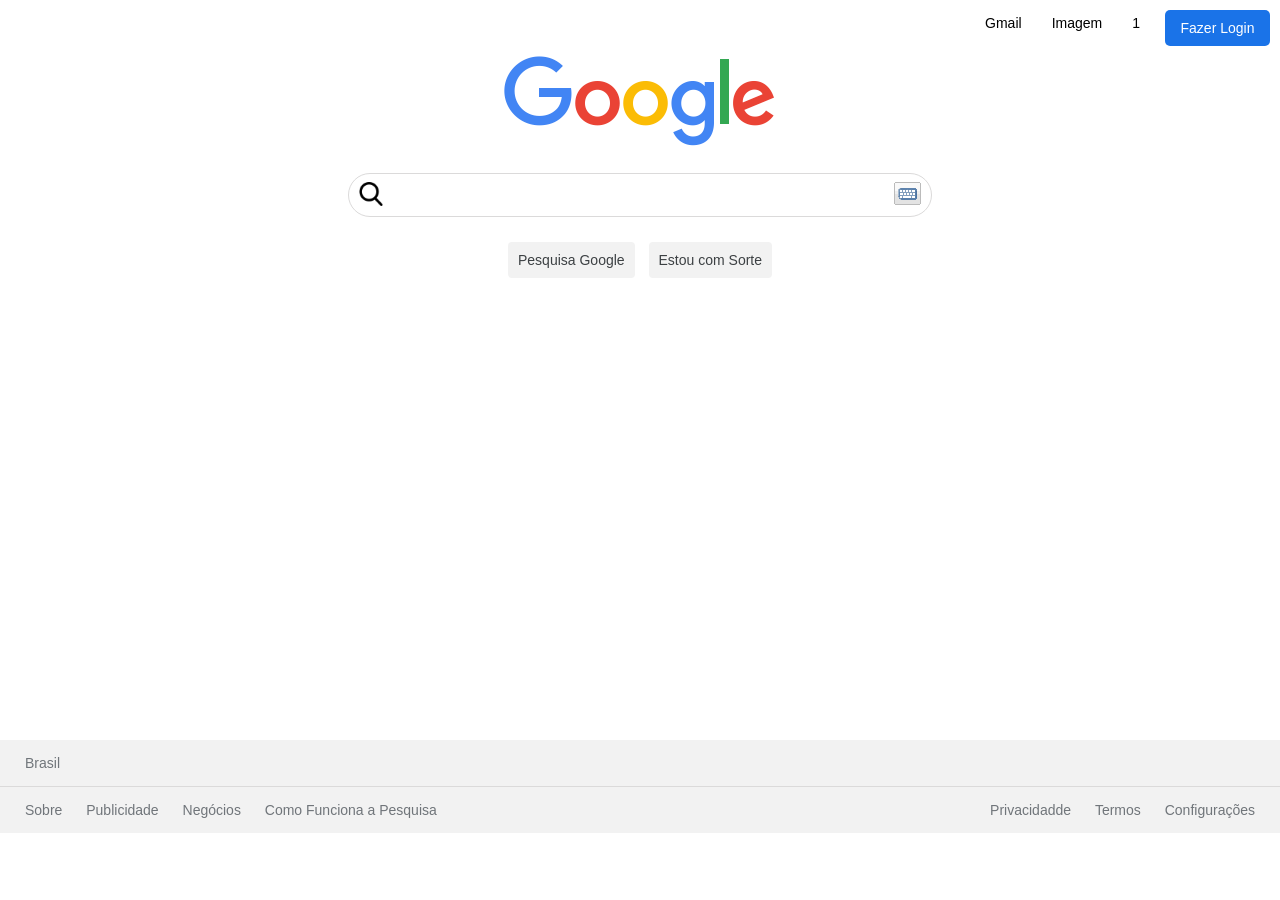
<file: cloneGoogle/index.html>
<!DOCTYPE html>
<html lang="pt-br">
<head>
    <meta charset="UTF-8">
    <meta http-equiv="X-UA-Compatible" content="IE=edge">
    <meta name="viewport" content="width=device-width, initial-scale=1.0">
    <link rel="stylesheet" href="style.css">
    <title>Google</title>
</head>
<body>
    <header>
        <a href="#">Gmail</a>
        <a href="#">Imagem</a>
        <a href="#">
            <div id="caixinha">
                <div id="bolinha"> 1</div>
            </div>
        </a>
        <a id="login" href="#">Fazer Login</a>
    </header>
    
    <main>
        <img src="logo.png" alt="Logo do Google">

        <div id="pesq">
            <div>
                <img width="24px" height="24px" src="busca.png" alt="busca">
            </div>
            <div>
                <input type="text">
            </div>
            <div>
                <img src="tecladinho.png" alt="tecladinho">
            </div>
        </div>
        <div class="botoes">
            <a href="#">Pesquisa Google</a>
            <a href="#">Estou com Sorte</a>
        </div>
    </main>

    <footer>
        <div id="um">
            Brasil
        </div>
        <div id="dois">
            <div>
                <a href="#">Sobre</a>
                <a href="#">Publicidade</a>
                <a href="#">Negócios</a>
                <a href="#">Como Funciona a Pesquisa</a>
            </div>
            <div>
                <a href="#">Privacidadde</a>
                <a href="#">Termos</a>
                <a href="#">Configurações</a>
            </div>
        </div>
    </footer>

</body>
</html>
</file>
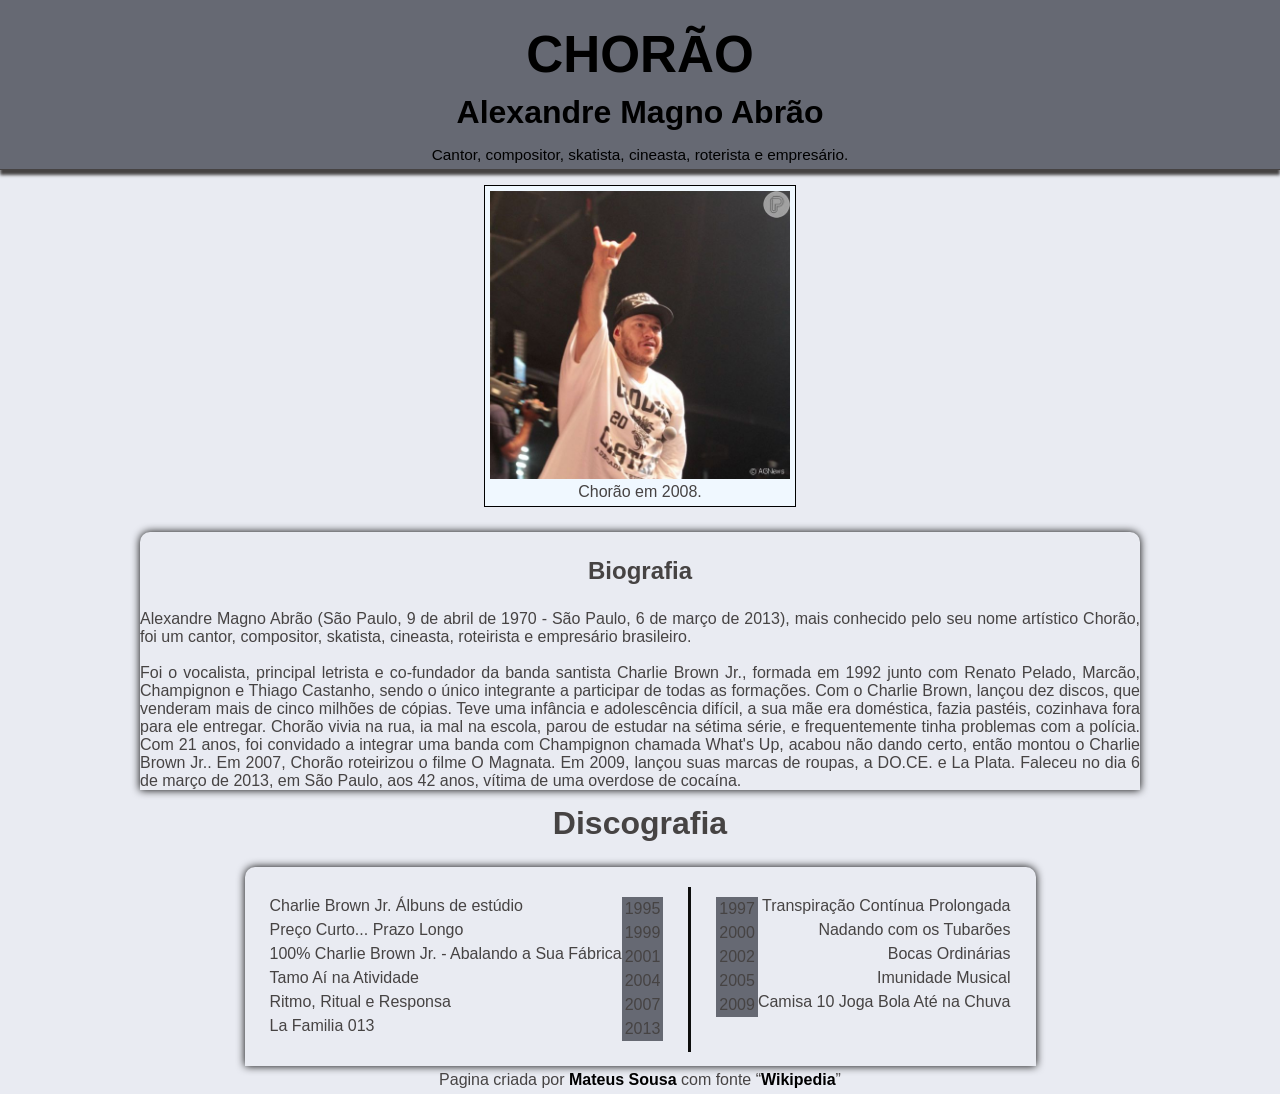
<file: Site Tributo/index.html>
<!DOCTYPE html>
<html lang="pt-br">
<head>
    <meta charset="UTF-8">
    <meta http-equiv="X-UA-Compatible" content="IE=edge">
    <meta name="viewport" content="width=device-width, initial-scale=1.0">
    <title>Tributo à Chorão</title>
    <link rel="stylesheet" href="style.css">
</head>
<body>
    <header>
        <div class="container">
            <h1>CHORÃO</h1>
            <h2>Alexandre Magno Abrão</h2>
            <p>Cantor, compositor, skatista, cineasta, roterista e empresário.</p>
        </div>
    </header>

    <div class="container">
        <section class="perfil">
            <div>
                <figure>
                    <img class="foto_perfil" src="perfil1.jpg" alt="Foto do Chorão">
                    <figcaption>Chorão em 2008.</figcaption>
                </figure>
            </div>
        </section>
        <section class="sec_bio">
            <div class="bio_tittle">
                <h1>Biografia</h1>
            </div>
            <div class="bio_desc">
                Alexandre Magno Abrão (São Paulo, 9 de abril de 1970 - São Paulo, 6 de março de 2013), mais conhecido pelo seu nome artístico Chorão, foi um cantor, compositor, skatista, cineasta, roteirista e empresário brasileiro.<br>
                <br>
                Foi o vocalista, principal letrista e co-fundador da banda santista Charlie Brown Jr., formada em 1992 junto com Renato Pelado, Marcão, Champignon e Thiago Castanho, sendo o único integrante a participar de todas as formações. Com o Charlie Brown, lançou dez discos, que venderam mais de cinco milhões de cópias. Teve uma infância e adolescência difícil, a sua mãe era doméstica, fazia pastéis, cozinhava fora para ele entregar. Chorão vivia na rua, ia mal na escola, parou de estudar na sétima série, e frequentemente tinha problemas com a polícia. Com 21 anos, foi convidado a integrar uma banda com Champignon chamada What's Up, acabou não dando certo, então montou o Charlie Brown Jr.. Em 2007, Chorão roteirizou o filme O Magnata. Em 2009, lançou suas marcas de roupas, a DO.CE. e La Plata. Faleceu no dia 6 de março de 2013, em São Paulo, aos 42 anos, vítima de uma overdose de cocaína.
            </div>
        </section>
    </div>

    <div class="container">
        <!--Resolver a questão do titulo pelo lado de fora da porra do caralho da porra da section-->
        <h1>Discografia</h1>
        <section class="sec_timeline">
            <div class="disc_left">
                
                <div class="grupo">
                    <div class="disc_nome">Charlie Brown Jr. Álbuns de estúdio</div>
                    <div class="disc_ano">1995</div>
                </div>

               <div class="grupo">
                   <div class="disc_nome">Preço Curto... Prazo Longo</div>
                   <div class="disc_ano">1999</div>
               </div>
               
               <div class="grupo">
                   <div class="disc_nome">100% Charlie Brown Jr. - Abalando a Sua Fábrica</div>
                   <div class="disc_ano">2001</div>
               </div> 
               
               <div class="grupo">
                   <div class="disc_nome">Tamo Aí na Atividade</div>
                   <div class="disc_ano">2004</div>
               </div> 
               
               <div class="grupo">
                   <div class="disc_nome">Ritmo, Ritual e Responsa</div>
                   <div class="disc_ano">2007</div>
               </div> 
               
               <div class="grupo">
                   <div class="disc_nome">La Familia 013</div>
                   <div class="disc_ano">2013</div>
               </div> 

            </div>

            <div class="line_center">
                <div></div>
            </div>

            <div class="disc_rigth">
                <div class="grupo">
                    <div class="disc_ano">1997</div>
                    <div class="disc_nome">Transpiração Contínua Prolongada</div>
                </div>

                <div class="grupo">
                    <div class="disc_ano">2000</div>
                    <div class="disc_nome">Nadando com os Tubarões</div>
                </div>

                <div class="grupo">
                    <div class="disc_ano">2002</div>
                    <div class="disc_nome">Bocas Ordinárias</div>
                </div>

                <div class="grupo">
                    <div class="disc_ano">2005</div>
                    <div class="disc_nome">Imunidade Musical</div>
                </div>

                <div class="grupo">
                    <div class="disc_ano">2009</div>
                    <div class="disc_nome">Camisa 10 Joga Bola Até na Chuva</div>
                </div>

            </div>

        </section>
    </div>

    <footer>
        Pagina criada por <a href="https://www.github.com/mateusousasant" target="_blank">Mateus Sousa</a>  com fonte <q><a href="https://pt.wikipedia.org/wiki/Chor%C3%A3o_(cantor)" target="_blank">Wikipedia</a></q>
    </footer>
</body>
</html>
</file>
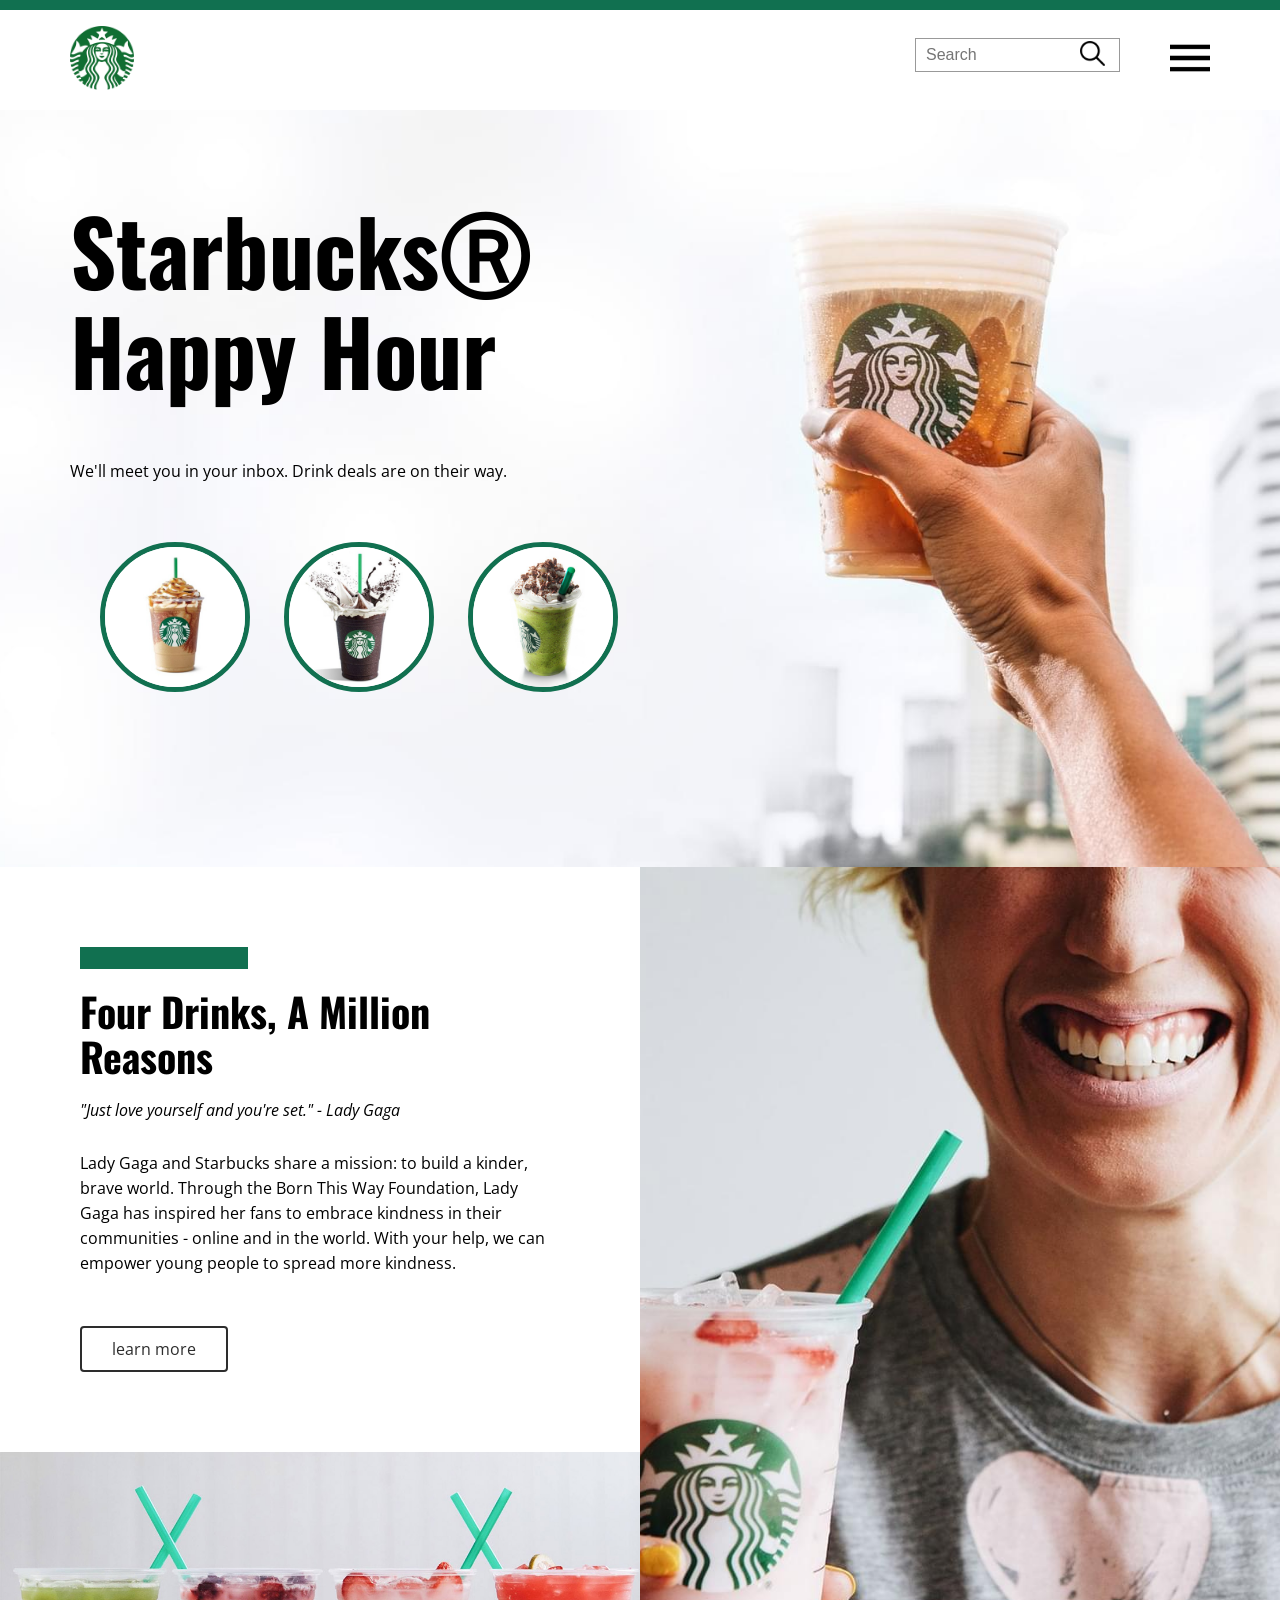
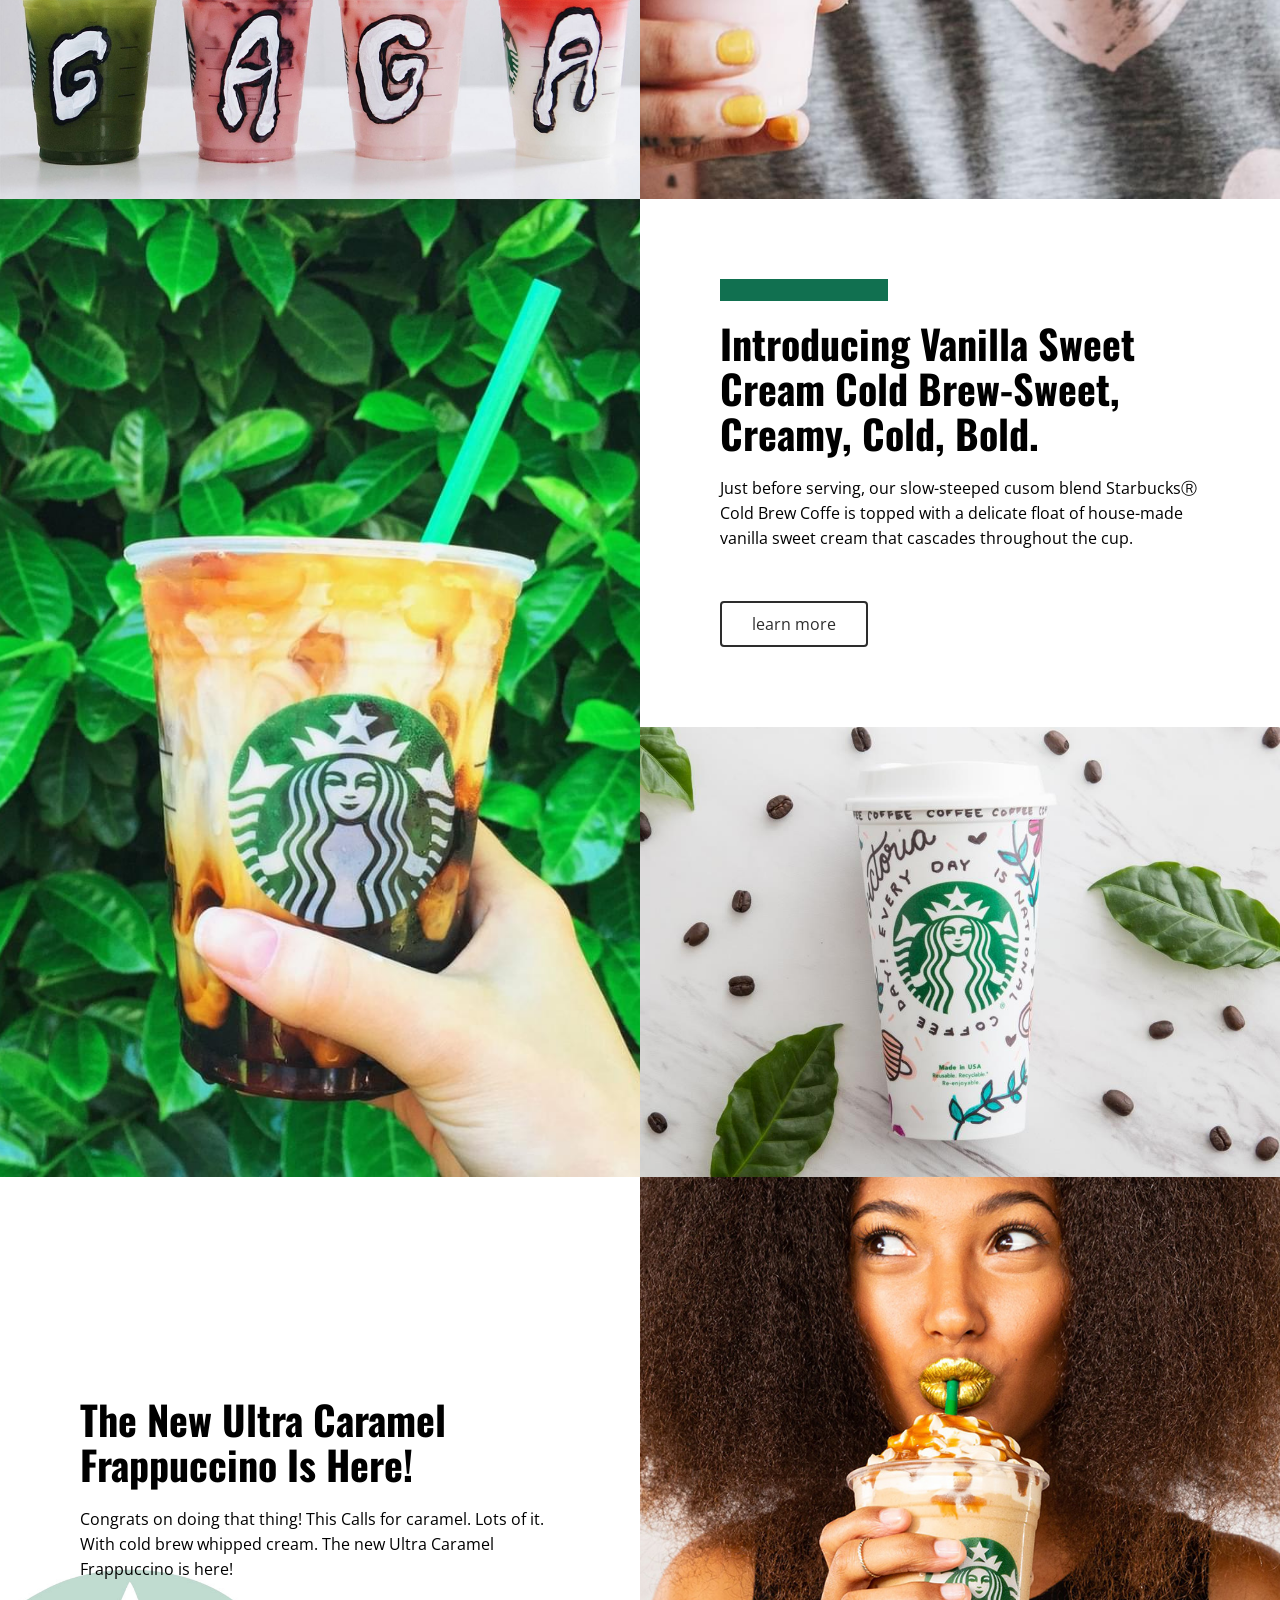
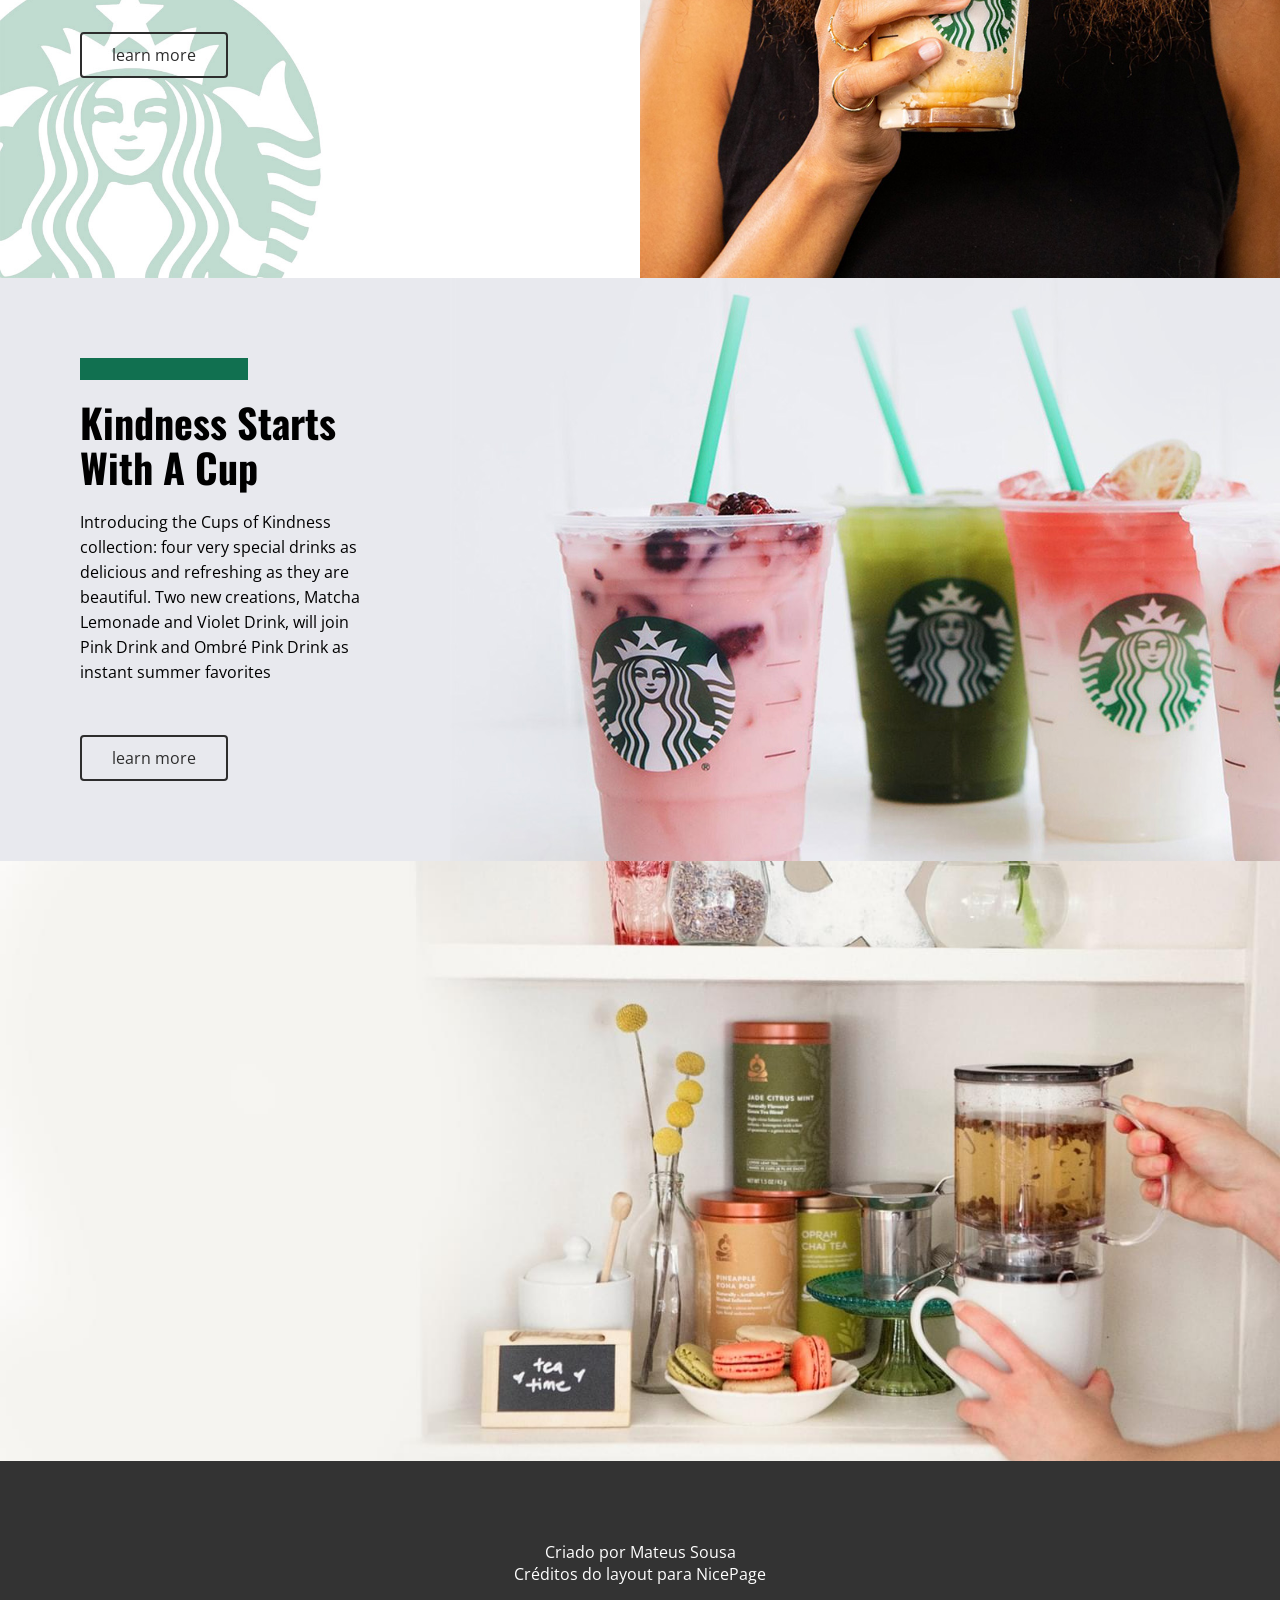
<file: starbuck/index.html>
<!DOCTYPE html>
<html lang="en">
<head>
    <meta charset="UTF-8">
    <meta http-equiv="X-UA-Compatible" content="IE=edge">
    <meta name="viewport" content="width=device-width, initial-scale=1.0">
    <title>Starbuck</title>
    <link rel="stylesheet" href="assets/css/style.css">
</head>
<body>
    <header>
        <div class="line"></div>
        <div class="container header--area">
            <div class="header--left">
                <a href="#">
                    <img src="assets/images/logo.png" alt="Logo">
                </a>
            </div>
            <div class="header--rigth">
                <div class="header-search">
                    <form>
                        <input type="text" name="search" placeholder="Search">
                        <button>
                            <img src="assets/images/loupe.png" alt="Lupa">
                        </button>
                    </form>
                </div>
                <div class="header-menu">
                    <img src="assets/images/menu.png" alt="Menu">
                </div>
            </div>
            </div>
        </div>
    </header>
    <section class="banner">
        <div class="container">
            <h1>StarbucksⓇ<br>Happy Hour</h1>
            <p>We'll meet you in your inbox. Drink deals are on their way.</p>
            <div class="banner--imagens">
                <img class="img-ball" src="assets/images/c1.jpg" alt="img1">
                <img class="img-ball" src="assets/images/c2.jpg" alt="img2">
                <img class="img-ball" src="assets/images/c3.jpg" alt="img3">
            </div>
        </div>
    </section>
<!--fim da area do banner-->

    <section class="area1">
        <div class="area1--content">
            <div class="bar"></div>
            <h2>Four Drinks, A Million <br>Reasons</h2>
            <div class="area1--quote"><em>"Just love yourself and you're set." - Lady Gaga</em></div>
            <div class="area1--text">Lady Gaga and Starbucks share a mission: to build a kinder, brave world. Through the Born This Way Foundation, Lady Gaga has inspired her fans to embrace kindness in their communities - online and in the world. With your help, we can empower young people to spread more kindness.</div>
            <a class="button" href="#">learn more</a>
        </div>
        <div class="area1--img1"></div>
        <div class="area1--img2"></div>
    </section>

    <section class="area2">
        <div class="area2--content">
            <div class="bar"></div>
            <h2>Introducing Vanilla Sweet<br>Cream Cold Brew-Sweet,<br>Creamy, Cold, Bold.</h2>
            <div class="area2--text">Just before serving, our slow-steeped cusom blend StarbucksⓇ Cold Brew Coffe is topped with a delicate float of house-made vanilla sweet cream that cascades throughout the cup.</div>
            <a class="button" href="#">learn more</a>
        </div>
        <div class="area2--img1"></div>
        <div class="area2--img2"></div>
    </section>

    <section class="area3">
        <div class="area3--content">
            <h2>The New Ultra Caramel <br>Frappuccino Is Here!</h2>
            <div class="area3--text">
                Congrats on doing that thing! This Calls for caramel. Lots of it. With cold brew whipped cream. The new Ultra Caramel Frappuccino is here!
            </div>
            <a class="button" href="#">learn more</a>
        </div>
        <div class="area3--img1"></div>
    </section>

    <section class="area4">
        <div class="area4--content">
            <div class="bar"></div>
            <h2>Kindness Starts<br>With A Cup</h2>
            <div class="area4--text">
                Introducing the Cups of Kindness collection: four very special drinks as delicious and refreshing as they are beautiful. Two new creations, Matcha Lemonade and Violet Drink, will join Pink Drink and Ombré Pink Drink as instant summer favorites
            </div>
            <a class="button" href="#">learn more</a>
        </div>
        <div class="area4--img1"></div>

    </section>

    <section class="area5"></section>
    <footer>
        Criado por <a href="https://github.com/mateusousasant" target="_blank">Mateus Sousa</a><br>
        Créditos do layout para NicePage
    </footer>
</body>
</html>
</file>
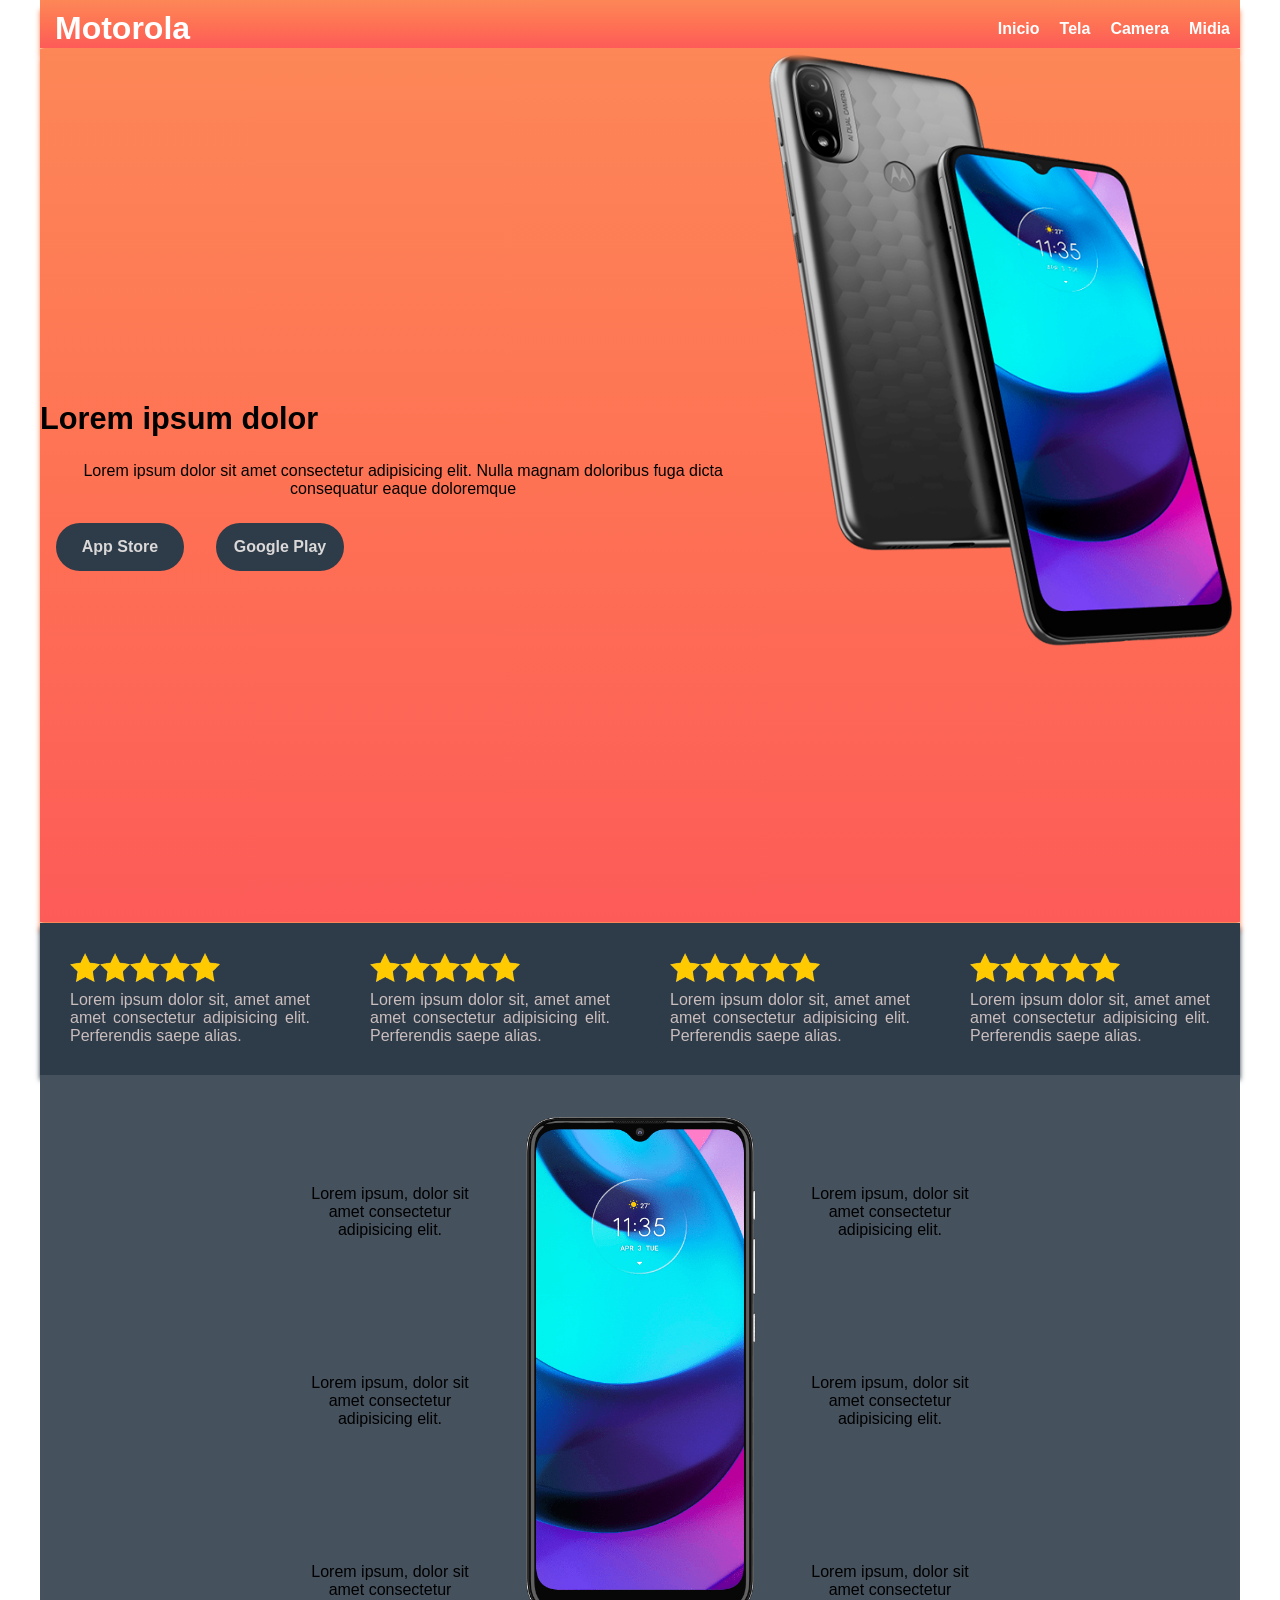
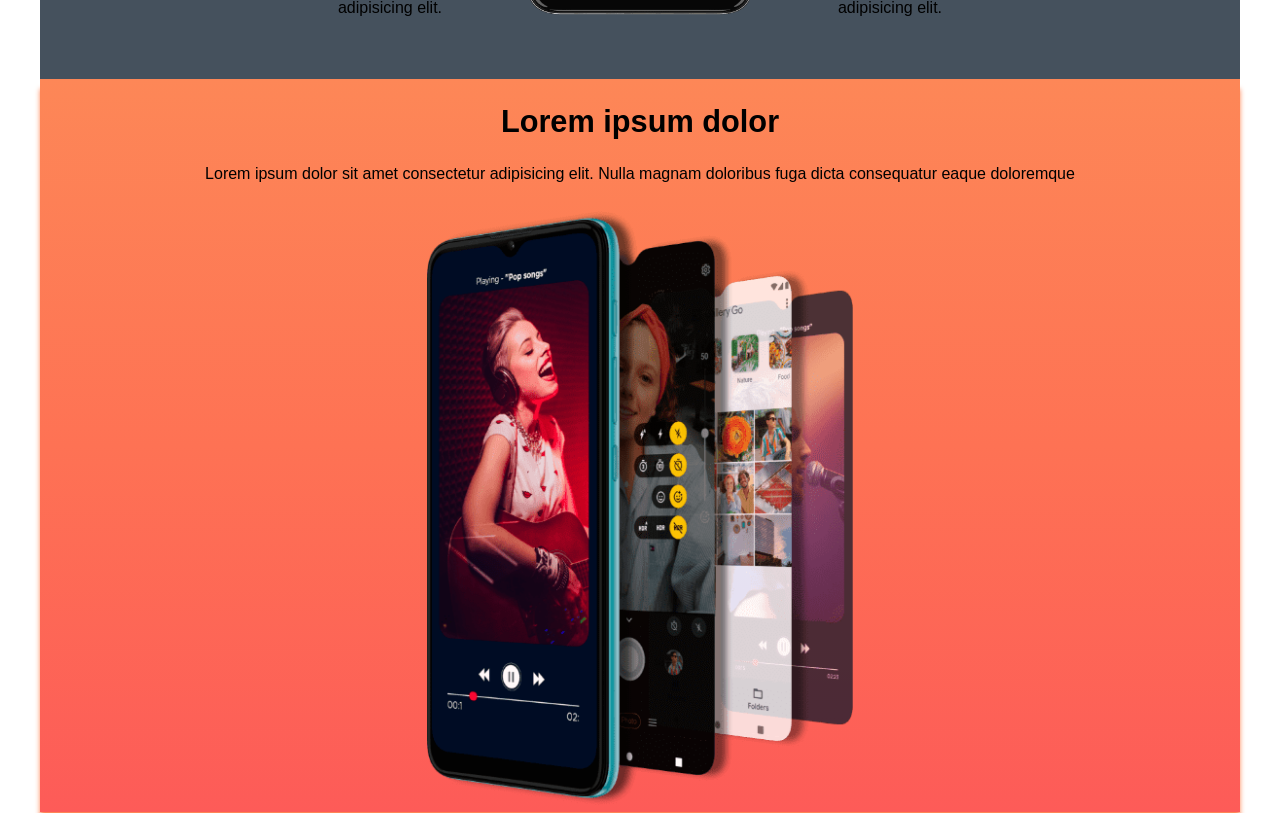
<file: landpage/landpage.html>
<!DOCTYPE html>
<html lang="pt-br">
<head>
    <meta charset="UTF-8">
    <meta http-equiv="X-UA-Compatible" content="IE=edge">
    <meta name="viewport" content="width=device-width, initial-scale=1.0">
    <link rel="stylesheet" href="style.css">
    <title>Landpage</title>
</head>
<body>
        <header class="cor">
            <div id="logo">
                <h1>Motorola</h1>
            </div>
            <nav>
                <ul>
                    <a href="#">
                        <li>Inicio</li>
                    </a>
                    <a href="#tela">
                        <li>Tela</li>
                    </a>
                    <a href="#">
                        <li>Camera</li>
                    </a>
                    <a href="#midia">
                        <li>Midia</li>
                    </a>
                </ul>
            </nav>
        </header>
        <main>
        
            <section class="sec_cor cor">
                <div class="sec_cor_desc">
                    <h1>Lorem ipsum dolor</h1>
                    <p>Lorem ipsum dolor sit amet consectetur adipisicing elit. Nulla magnam doloribus fuga dicta consequatur eaque doloremque</p>
                    <div class="botao_download">
                        <a href="#">
                            <div>
                                App Store
                            </div>
                        </a>
                        <a href="#">
                            <div>
                                Google Play
                            </div>
                        </a>
                    </div>
                </div>
                <div class="imagem">
                    <img src="modelo.png" alt="modelo">
                </div>
            </section>

        <section class="coments">
            <div class="coment">
                <img src="estrela.png" alt="estrelas">
                <p>Lorem ipsum dolor sit, amet amet amet consectetur adipisicing elit. Perferendis saepe alias.</p>
            </div>
            <div class="coment">
                <img src="estrela.png" alt="estrelas">
                <p>Lorem ipsum dolor sit, amet amet amet consectetur adipisicing elit. Perferendis saepe alias.</p>
            </div>
            <div class="coment">
                <img src="estrela.png" alt="estrelas">
                <p>Lorem ipsum dolor sit, amet amet amet consectetur adipisicing elit. Perferendis saepe alias.</p>
            </div>
            <div class="coment">
                <img src="estrela.png" alt="estrelas">
                <p>Lorem ipsum dolor sit, amet amet amet consectetur adipisicing elit. Perferendis saepe alias.</p>
            </div>
        </section>

        <section id="tela" class="sec_gray">
            <div class="espec_left">
                <p>Lorem ipsum, dolor sit amet consectetur adipisicing elit.</p>
                <p>Lorem ipsum, dolor sit amet consectetur adipisicing elit.</p>
                <p>Lorem ipsum, dolor sit amet consectetur adipisicing elit.</p>
            </div>
            <div class="imagem">
                <img src="frontal.png" alt="frontal">
            </div>
            <div class="espec_rigth">
                <p>Lorem ipsum, dolor sit amet consectetur adipisicing elit.</p>
                <p>Lorem ipsum, dolor sit amet consectetur adipisicing elit.</p>
                <p>Lorem ipsum, dolor sit amet consectetur adipisicing elit.</p>
            </div>
        </section>

        <section id="midia" class="sec_midia cor">
            <div class="sec_cor_desc">
                <h1>Lorem ipsum dolor</h1>
                <p>Lorem ipsum dolor sit amet consectetur adipisicing elit. Nulla magnam doloribus fuga dicta consequatur eaque doloremque</p>
            </div>
            <div class="imagem">
                <img src="midia.png" alt="midia">
            </div>
        </section>

    </main>
</body>
</html>
</file>
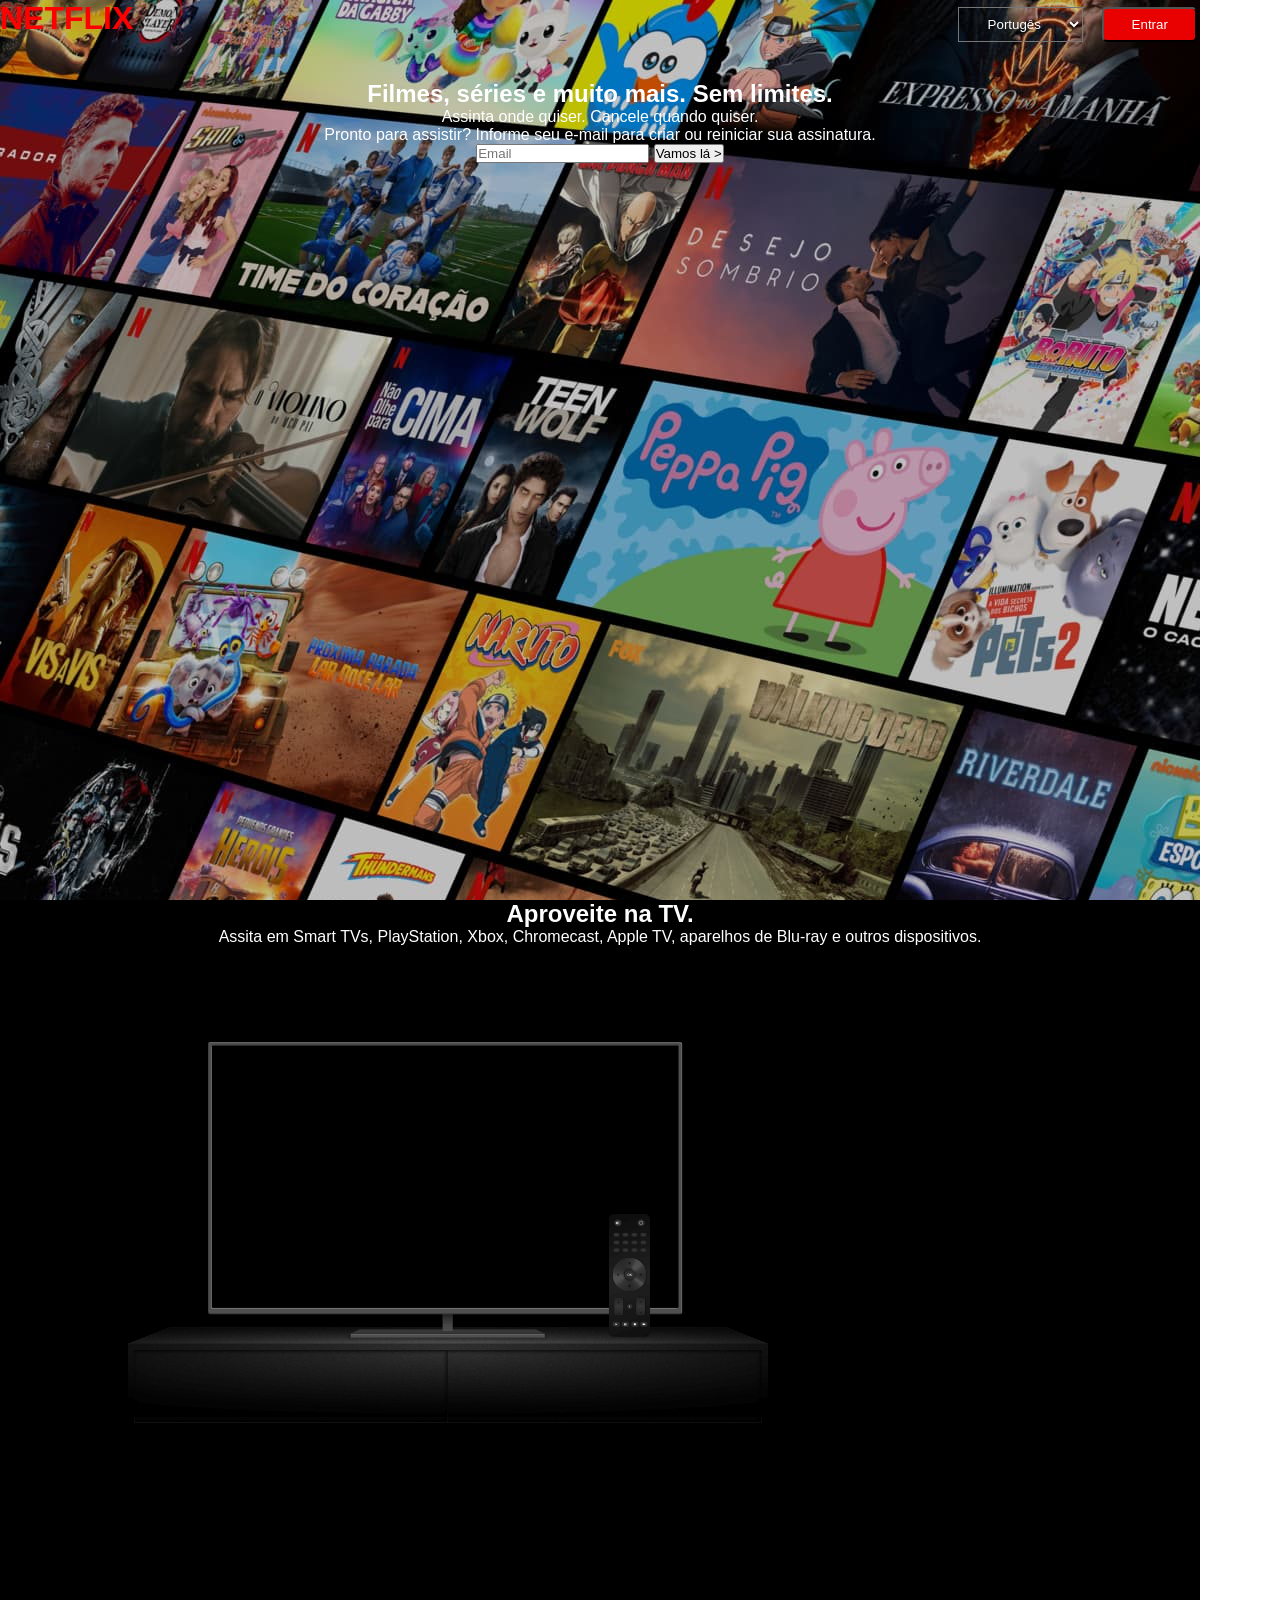
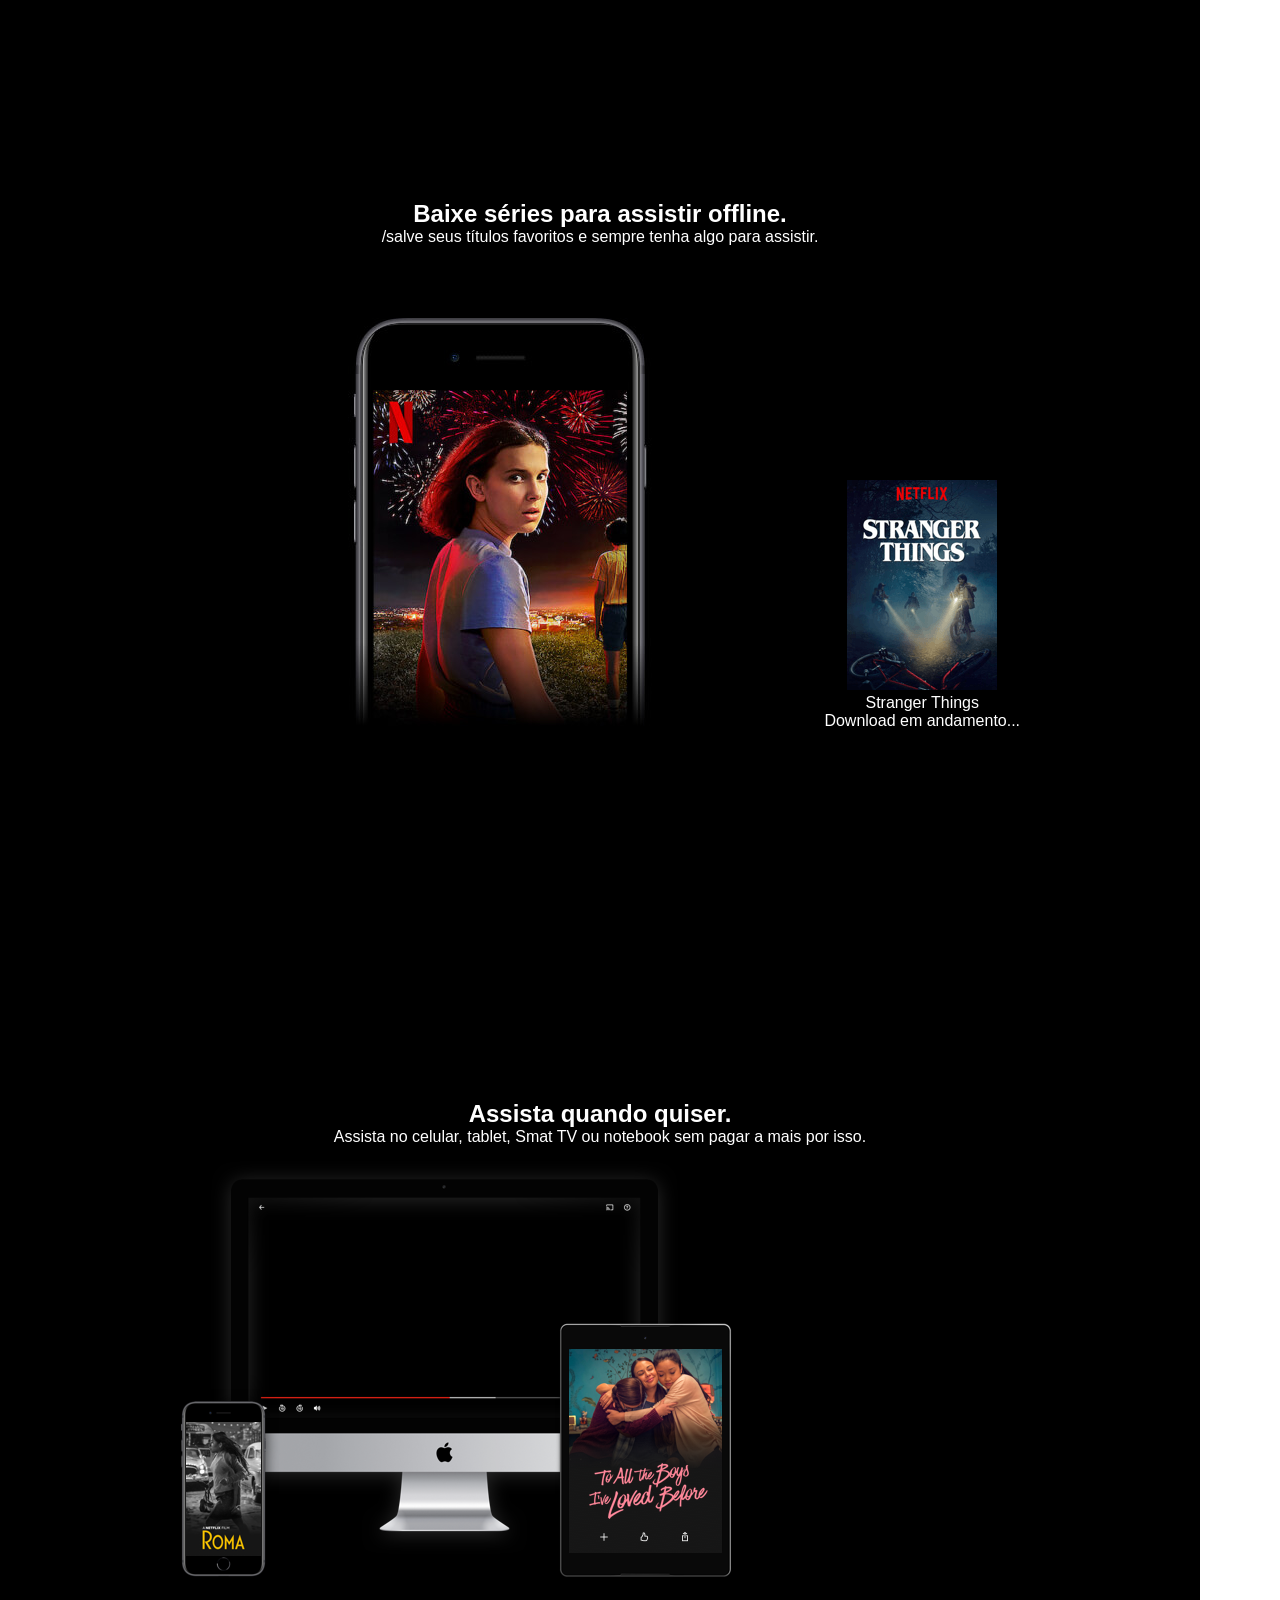
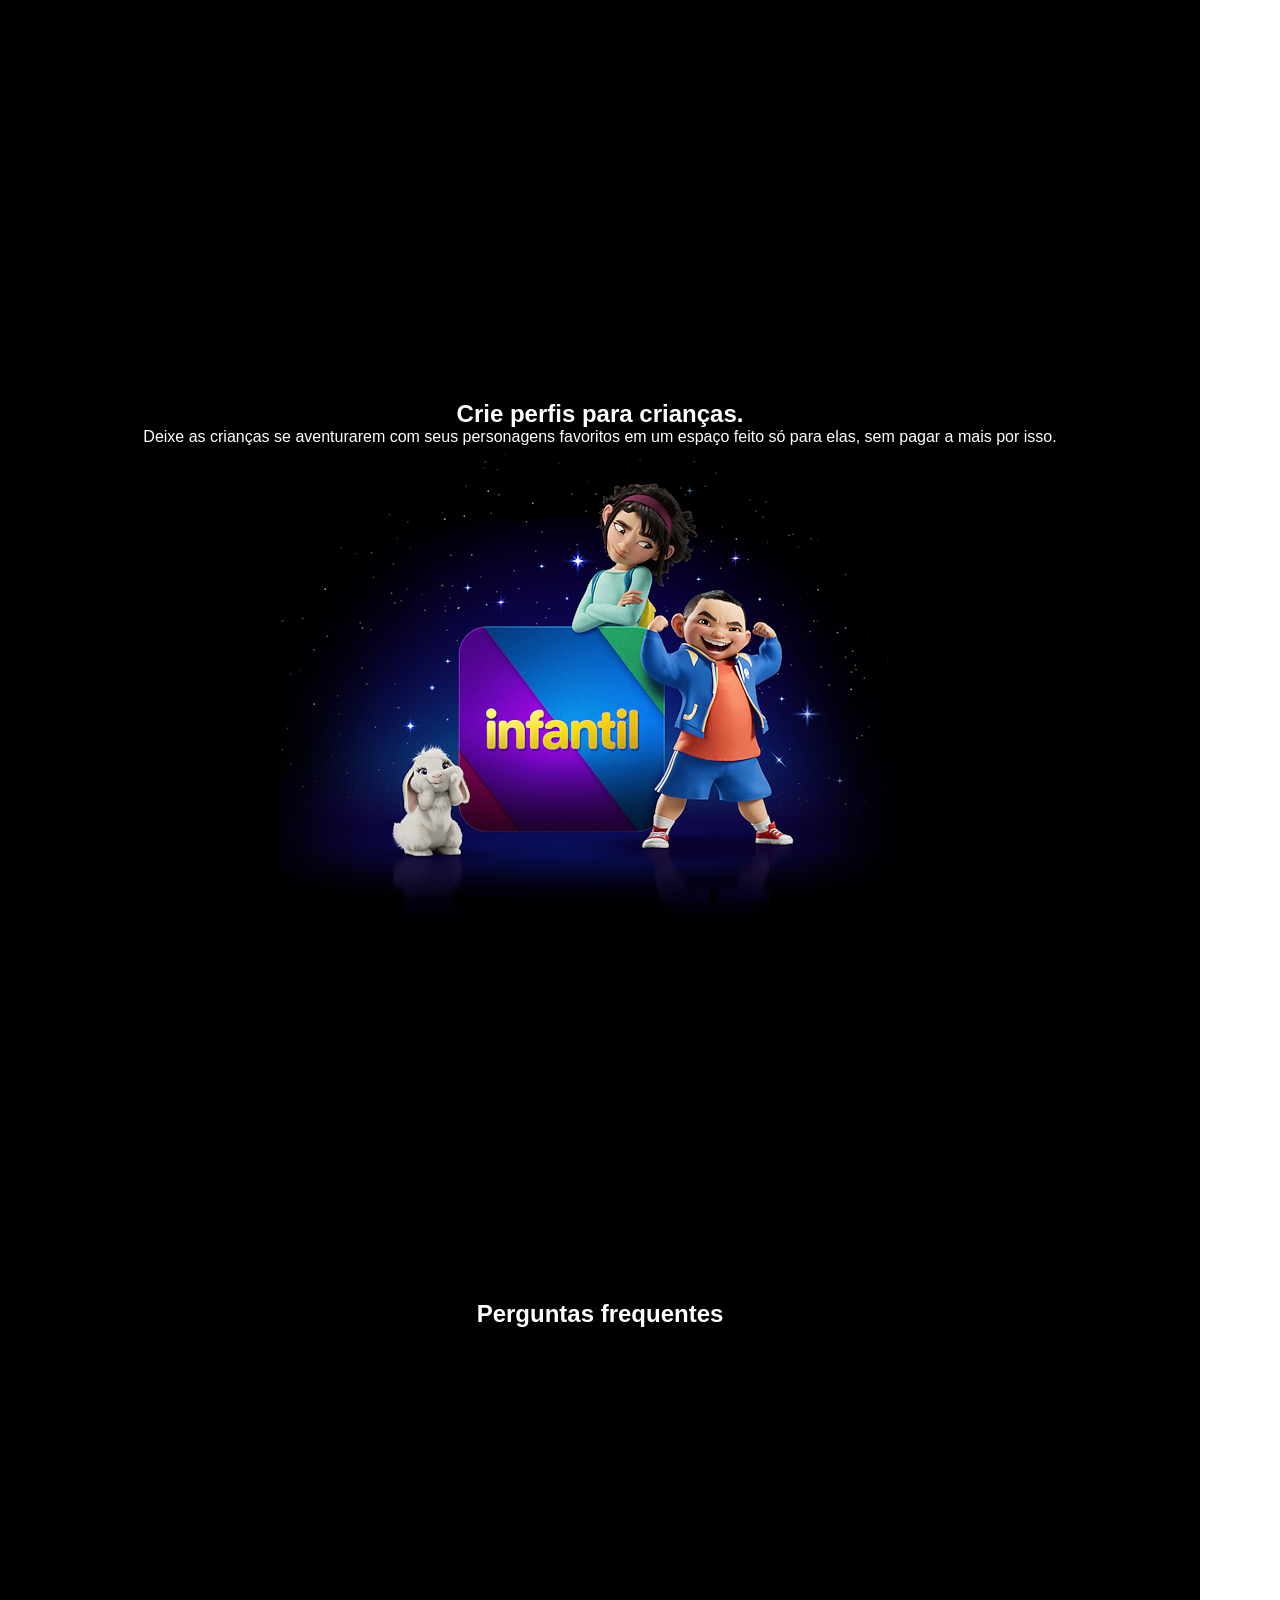
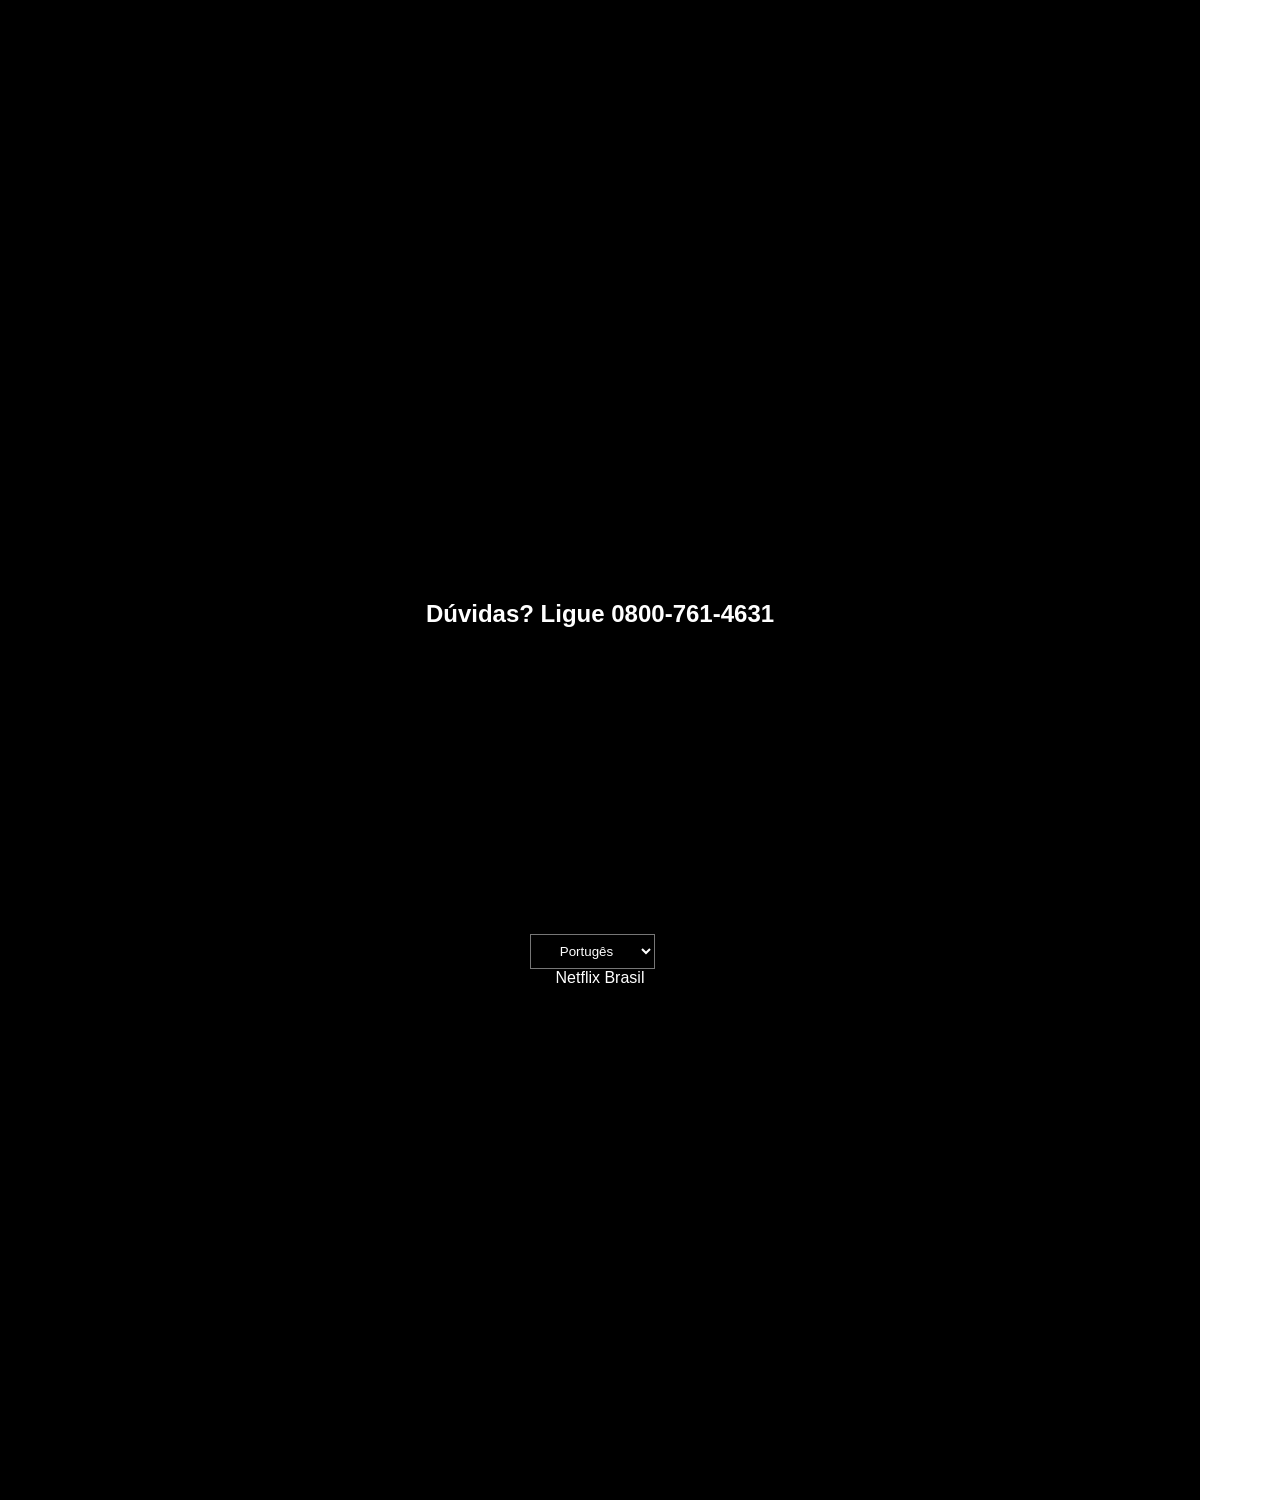
<file: netflix/netflix.html>
<!DOCTYPE html>
<html lang="pt-br">
<head>
    <meta charset="UTF-8">
    <meta http-equiv="X-UA-Compatible" content="IE=edge">
    <meta name="viewport" content="width=device-width, initial-scale=1.0">
    <title>Netflix</title>
    <link rel="stylesheet" href="style.css">
</head>
<body>
    <main>
        <section class="secao secao1">
            <header>
                <div id="caixa-esquerda">
                    <h1>
                        NETFLIX
                    </h1>
                </div>
                <div id="caixa-direita">
                    <div>
                    
                        <select name="linguagem" id="lingua" placeholder="Linguagem">
                            <option value="Português">Portugês
                            </option>
                            <option value="English">English
                            </option>
                        </select>
                    </div>
                    <button>Entrar</button>
                </div>
            </header>
            <h1>Filmes, séries e muito mais. Sem limites.</h1>
            
            <p>Assinta onde quiser. Cancele quando quiser.</p>
            
            <p>Pronto para assistir? Informe seu e-mail para criar ou reiniciar sua assinatura.</p>
            
            <input type="email" name="e-mail" id="email" placeholder="Email">
            
            <button>Vamos lá ></button>
        </section>
        <section class="secao">
            <h1>Aproveite na TV.</h1>

            <p>Assita em Smart TVs, PlayStation, Xbox, Chromecast, Apple TV, aparelhos de Blu-ray e outros dispositivos.</p>
            
            <img src="imagens/tv.png" alt="tv">
            <div>
                <video src="midia/video-tv.m4v" autoplay loop></video>
            </div>

        </section>
        <section class="secao">
            <h1>Baixe séries para assistir offline.</h1>
            <p>/salve seus títulos favoritos e sempre tenha algo para assistir.</p>

            <img src="imagens/mobile.jpg" alt="mobile">
            <div>
                <img src="imagens/banner-pq-tv.png" alt="banner stranger">
                <p>Stranger Things</p>
                <p>Download em andamento...</p>
            </div>
        </section>
        <section class="secao">
            <h1>Assista quando quiser.</h1>
            <p>Assista no celular, tablet, Smat TV ou notebook sem pagar a mais por isso.</p>

            <img src="imagens/device.png" alt="devices">
            <div>
                <video src="midia/video-devices.m4v" autoplay loop></video>
            </div>
        </section>
        <section class="secao">
            <h1>Crie perfis para crianças.</h1>
            <p>Deixe as crianças se aventurarem com seus personagens favoritos em um espaço feito só para elas, sem pagar a mais por isso.</p>

            <img src="imagens/infantil.png" alt="infantil">
        </section>
        <section class="secao">
            <h1>Perguntas frequentes</h1>
        </section>
        <section class="secao">
            <h2>Dúvidas? Ligue 0800-761-4631</h2>
            <ul>
                <li></li>
                <li></li>
                <li></li>
                <li></li>
                <li></li>
                <li></li>
                <li></li>
                <li></li>
                <li></li>
                <li></li>
                <li></li>
                <li></li>
                <li></li>
                <li></li>
                <li></li>
                <li></li>
                <li></li>
            </ul>
            
            <div>
            
                <select name="linguagem" id="lingua" placeholder="Linguagem">
                    <option value="Português">Portugês
                    </option>
                    <option value="English">English
                    </option>
                </select>
            </div>
            <p>Netflix Brasil</p>

        </section>
        
    </main>
    
</body>
</html>
</file>
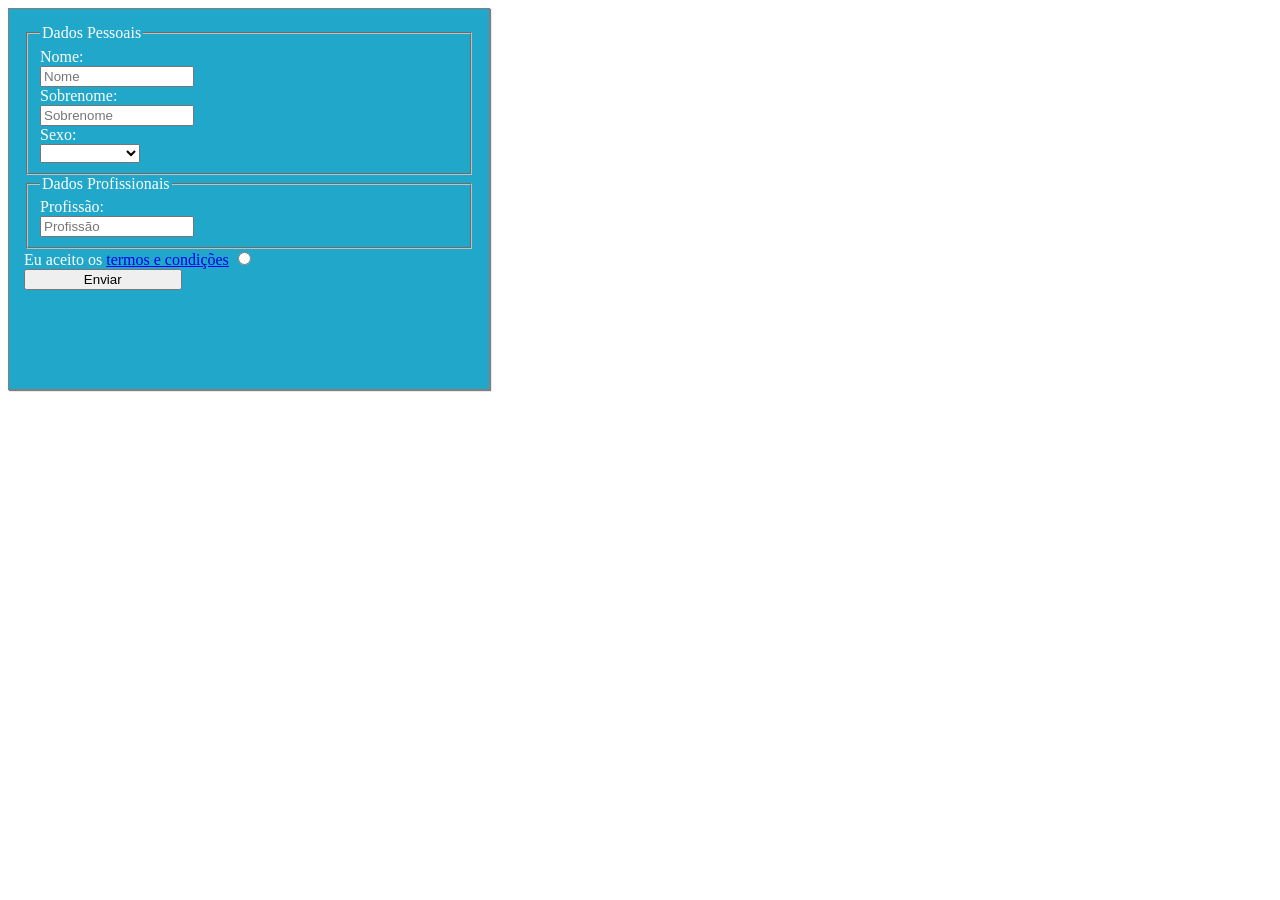
<file: Site formulario/formulario.html>
<!DOCTYPE html>
<html lang="pt-br">
<head>
    <meta charset="UTF-8">
    <meta http-equiv="X-UA-Compatible" content="IE=edge">
    <meta name="viewport" content="width=device-width, initial-scale=1.0">
    <title>Formulario de Cadastro</title>
    <link rel="stylesheet" href="style.css">
</head>
<body>

    <form action="https://bandodados.html" method="get">
        <fieldset>
            <legend>Dados Pessoais</legend>

            <label for="nome">Nome:</label>
            <input placeholder="Nome" id="nome" type="text" name="Nome" required>

            <label for="sobre">Sobrenome:</label>
            <input required placeholder="Sobrenome" type="text" name="sobre" id="sobre">

            <label for="sexo">Sexo: </label>
            <select required name="Sexo" id="sexo">
                <option style="display:none" value="null"> </option>
                <option value="Masc">Masculino</option>
                <option value="Fem">Feminino</option>
            </select>
        </fieldset>
        
        <fieldset>
            <legend>Dados Profissionais</legend>

            <label for="profi">Profissão:</label>
            <input placeholder="Profissão" id="profi" type="text">

            

        </fieldset>

        Eu aceito os <a id="termo" href="#">termos e condições</a>
        <input required type="radio" name="temro" id="termo">
        <br>
        <input type="submit" value="Enviar">
    </form>
    
</body>
</html>
</file>
<file: cloneGoogle/style.css>
@charset "UTF-8";

*{
    padding: 0;
    margin: 0;
    box-sizing: border-box;
    font-family: Arial, Helvetica, sans-serif;
    font-size: 14px;
}

a {
    text-decoration: none;

}

a:hover {
    text-decoration: underline;
}

header {
    display: flex;
    justify-content: end;
}

header a {
    padding: 15px;
    color: black;

}

#login {
    margin: 10px;
    padding: 10px;
    background-color: #1a73e8;
    color: white;
    border-radius: 5px;
    width: 105px;
    text-align: center;
}

main {
    display: flex;
    align-items: center;
    flex-direction: column;
    height: 76vh;
}

#pesq {
    display: flex;
    border: 1px solid rgb(219, 218, 218);
    border-radius: 50px;
    max-width: 584px;
    width: 100%;
    height: 44px;
    justify-content:space-between;
    align-items: center;
    padding-left: 10px;
    padding-right: 10px;
    margin-top: 25px;
    
}

#pesq:hover {
    box-shadow: 0px 0px 5px rgba(0, 0, 0, 0.199);
}

#pesq input {
    background-color: transparent;
    border: none;
    width: 500px;
    height: 35px;
    outline: none;
}
.botoes{
    margin: 35px;    
}

.botoes a:hover {
    text-decoration: none;
    border: 1px solid rgb(184, 182, 182);
    box-shadow: 0px 0px 1px rgba(0, 0, 0, 0.089);

}

main a {
    background-color: #f2f2f2;
    color: #3c4043;
    padding: 10px;
    border-radius: 4px;
    margin: 5px;
}

footer #um {
    background-color: #f2f2f2;
    border-bottom: 1px solid rgb(219, 218, 218);
    color: #70757a;
    padding: 15px 25px;

}

footer #dois {
    background-color: #f2f2f2;
    padding: 15px;
    display: flex;
    justify-content: space-between;
}

footer #dois a {
    color: #70757a;
    padding: 10px;
}
</file>
<file: Site Tributo/style.css>
@charset "UTF-8";
*{
    margin: 0;
    padding: 0;
    font-family: Arial, Helvetica, sans-serif;
    box-sizing: border-box;
}

body {
    background-color: #E9EBF2;
    color: #464343;
}

.container {
    max-width: 1000px;
    display: flex;
    align-items: center;
    flex-direction: column;
    padding-top: 15px;
    margin: auto;
}

header {
    border-bottom: 1px solid #464343;
    box-shadow: 0px 5px 3px #464343;
    background-color: #666973;
    color:black
}

header h1 {
    font-size: 4vw;
    font-weight: bold;
    padding: 10px;

}

header h2 {
    font-size: 2.5vw;
    padding-bottom: 15px;
}

header p {
    font-size: 1.2vw;
    font-weight: 300;
    padding-bottom: 5px;
}

.perfil {
    border: 1px solid black;
    background-color: aliceblue;
    text-align: center;
    padding: 5px;
}
.perfil img {
    width: 300px;
    background-size: cover;
}

.sec_bio {
    border-top-left-radius: 10px;
    border-top-right-radius: 10px;
    box-shadow: 0px 0px 8px black;
    margin-top: 25px;
}

.bio_tittle {
    padding-top: 25px;
    padding-bottom: 25px;
    text-align: center;
}

.bio_desc {
    text-align: justify;
}

.sec_timeline{
    border-top-left-radius: 10px;
    border-top-right-radius: 10px;
    box-shadow: 0px 0px 8px black;
    margin-top: 25px;
    padding-top: 5px;
    display: flex;
    flex-direction: row;
}

.disc_left,
.disc_rigth {
    padding: 25px;
    display: flex;
    flex-direction: column;
    
}

.grupo{
    display: flex;
    flex-direction: row;
    justify-content: space-between;

}
.disc_left > .disc_ano { 
    margin-left: 5px;
}

.disc_rigth > .disc_ano { 
    margin-right: 5px;
}

.line_center {
    display: flex;
    align-items: center;
}
.line_center > div {
    height: 85%;
    width: 3px;
    background-color: #0D0D0D;
}


.disc_ano {
    display: inline-block;
    padding: 3px;
    background-color: #666973;
}

footer {
    padding: 5px;
    text-align: center;
}
footer a {
    text-decoration: none;
    font-weight: bolder;
    color: black;
}
</file>
<file: starbuck/assets/css/style.css>
@charset "UTF-8";
@import url('https://fonts.googleapis.com/css2?family=Open+Sans:ital@0;1&family=Oswald:wght@400;700&display=swap');

*{
    padding: 0;
    margin: 0;
    box-sizing: border-box;
}
body {
    font-family: 'Open Sans', sans-serif;
    margin: 0;
}

.bar {
    width: 168px;
    height: 22px;
    background-color: #117050;
}

h1 {
    font-family: 'Oswald', sans-serif;
    font-weight: bold;
    font-size: 90px;
    line-height: 100px;
}

h2 {
    font-family: 'Oswald', sans-serif;
    font-weight: bold;
    font-size: 40px;
    line-height: 45px;
    margin: 20px 0;
}

.button {
    display: inline-block;
    background-color: transparent;
    text-align: center;
    padding: 10px 30px;
    border: 2px solid rgb(45, 45, 45);
    border-radius: 4px;
    text-decoration: none;
    color: rgb(45, 45, 45);
}


.button:hover {
    background-color: rgb(45, 45, 45);
    color:white;
}

header .line {
    background-color: #117050;
    height: 10px;
}

.container {
    max-width: 1140px;
    margin: auto;
}

.header--area {
    height: 100px;
    display: flex;
    justify-content: space-between;
    align-items: center;
}

.header--left img {
    width: 64px;
    height: 64px;
}

.header--rigth{
    display: flex;
}

.header-search form {
    display:flex;
}

.header-search input {
    font-size: 16px;
    padding: 7px 10px;
    border: 1px solid #999999;
    outline: 0;
    max-width: 220px;
    width: 100%;
}

.header-search button {
    display: block;
    position: relative;
    margin-left: -40px;
    background-color: transparent;
    border: none;
    cursor: pointer;
}
.header-search img {
    width: 25px;
    height: 25px;
}

.header-menu {
    margin-left: 50px;
}
.header-menu img {
    width: 40px;
    height: 40px;
    cursor: pointer;
}

.banner{
    background-image: url('../images/bg.jpg');
    background-position: center;
    background-size: cover;
    padding-top: 90px;
    padding-bottom: 90px;
}

.banner p {
    padding-top: 60px;
    padding-bottom: 30px;
}

.banner .banner--imagens {
    padding-top: 30px;

}

.img-ball {
    height: 150px;
    border: 5px solid #117050;
    border-radius: 50%;
    margin-left: 30px;
    margin-bottom: 80px;
}
/*Fim css area banner*/

/*inicio area 1*/
.area1{
    display: grid;
    grid-template-columns: repeat(2, 1fr);
}

.area1--content {
    padding: 80px;

}
.area1--img1 {
    background-image: url(../images/f2.jpg);
    background-position: center;
    background-size: cover;
    height: 347px;
}

.area1--img2 {
    grid-column: 2 / 3;
    grid-row: 1 / 3;
    background-image: url(../images/f1.jpg);
    background-position: center;
    background-size: cover;


}

.area1--quote {
    margin-bottom: 30px;
}

.area1--text {
    padding-bottom: 50px;
    line-height: 25px;
}

/*Fim da area 1*/


/*Inicio area 2*/

.area2{
    display: grid;
    grid-template-columns: repeat(2, 1fr);
}

.area2--content {
    padding: 80px;

}
.area2--img1 {
    background-image: url(../images/f4.jpg);
    background-position: center;
    background-size: cover;
    height: 450px;
}

.area2--img2 {
    grid-column: 1 / 2;
    grid-row: 1 / 3;
    background-image: url(../images/f3.jpg);
    background-position: center;
    background-size: cover;


}

.area2--text {
    padding-bottom: 50px;
    line-height: 25px;
}

/*Fim area 2*/

/*Inicio area 3*/

.area3{
    display: grid;
    grid-template-columns: repeat(2, 1fr);
}

.area3--content {
    padding: 200px 80px;
    background-image: url('../images/bg2.jpg');
    background-position: left;
    background-size: cover;
}

.area3--img1 {
    background-image: url(../images/f5.jpg);
    background-position: center;
    background-size: cover;

}

.area3--text {
    padding-bottom: 50px;
    line-height: 25px;
}

/*Fim area 3*/

/*Inicio area 4*/

.area4 {
    display: grid;
    grid-template-columns: 450px 1fr;
    background-color: #e8e9ee;
}

.area4--content {
    padding: 80px;
}

.area4--text {
    padding-bottom: 50px;
    line-height: 25px;
}

.area4--img1 {
    background-image: url(../images/bg3.jpg);
    background-position: left;

}

/*Fim area4*/

/*Inicio area 5*/

.area5 {
    background-image: url(../images/bg4.jpg);
    background-position: center;
    background-size: cover;
    height: 600px;
}

/*Fim area5*/

/*Inicio Footer*/

footer {
    background-color: #333;
    color: white;
    padding: 80px;
    text-align: center;
}

footer a {
    text-decoration: none;
    color: white;
}

footer a:hover {
    text-decoration: underline;
}


/*Fim do Footer*/

/*Inicio da Responsividade*/

@media (min-width: 769px) and (max-width: 1140px) {
    .container {
        padding-left: 20px;
        padding-right: 20px;
    }
}

@media (min-width: 426px) and (max-width: 768px) {
    .container {
        padding-left: 20px;
        padding-right: 20px;
    }

    .area1 {
        grid-template-columns: 3fr 2fr;
    }

    .area2 {
        grid-template-columns: 2fr 3fr;
    }

    .area3 {
        grid-template-columns: 3fr 2 fr;
    }
}

@media (max-width: 425px) {
    .container {
        padding-left: 20px;
        padding-right: 20px;
    }

    .header-search input {
        max-width: 180px;
    }

    h1 {
        font-size: 50px;
        line-height: 50px;
    }

    h2 {
        font-size: 25px;
        line-height: 30px;
    }

    .img-ball {
        width: 80px;
        height: 80px;
        border: 3px solid #117050;
        border-radius: 50%;
        margin-left: 10px;
    }

    .area1, 
    .area2, 
    .area3,
    .area4 {
        grid-template-columns: 1fr;
    }

    .area1--content, 
    .area2--content, 
    .area3--content,
    .area4--content {
        padding: 40px;
    }

    .area5 {
        height: 200px;
    }

    footer {
        font-size: 12px;
        padding: 40px 20px;
    }

    footer a {
        text-decoration: none;
        color: white;
    }
    
    footer a:hover {
        text-decoration: underline;
    }

}

/*Fim da Responsividade*/
</file>
<file: landpage/style.css>
@charset "UTF-8";

*{
    padding: 0;
    margin:0;
    box-sizing: border-box;
    font-family: Arial, Helvetica, sans-serif;
}

html {
    scroll-behavior: smooth;
}

body {
    max-width: 1200px;
    margin: auto;
    
}

.cor {
    background-image: linear-gradient(#FD8757, #FE7254, #FD5B58);
    box-shadow: 0px 10px 5px #FD8757;
    margin-bottom: 1px;
}

header {
    display: flex;
    flex-direction:row;
    justify-content: space-between;
    color: white;
    font-weight: bold;
    margin-bottom: 25px;
    padding-top: 10px;
    position: sticky;
    top:0;
}

header #logo {
    padding-left: 15px;
}

header nav ul {
    list-style: none;
}
ul {
    display: flex;
    flex-direction: row;
}

header nav ul li {
    padding: 10px;
}

header a {
    text-decoration: none;
    color: white;
    transition: 0.5s;
}
header a:hover {
    color:#FD8757;
    background-color: white;
    border-radius: 10px;
}

.sec_cor {
    display: flex;
    flex-direction: row;
    height: 97vh;
}

.sec_cor .sec_cor_desc {
    flex:1;
    display: flex;
    flex-direction: column;
    justify-content: center;
}

.sec_cor_desc h1 {
    font-size: 2.4vw;
}

.sec_cor_desc p {
    padding: 25px 0;
}

.botao_download {
    display: flex;
    width: 25vw;
    justify-content: space-around;
}

.botao_download a{
    text-decoration: none;
}

.botao_download div {
    padding: 15px;
    background-color: #2E3B48;
    color: rgb(218, 216, 216);
    border-radius: 50px;
    width: 10vw;
    text-align: center;
    font-weight: bolder;
}

.imagem > img{
    flex:1;
    height: 600px;
}

.coments {
    background-color: #2E3B48;
    max-height: 250px;
    display: flex;
    box-shadow: 0px 5px 5px #2E3B48;
    color: rgb(202, 190, 190);
}

.coments > div {
    padding: 30px;
}

.coments > div > p {
    padding-top: 5px;
    text-align: justify;
}


.coments .coment img {
    width: 150px;
}

.sec_gray {
    display: flex;
    justify-content: center;
    background-color: #45515D;

}

.espec_left,
.espec_rigth {
    display: flex;
    flex-direction: column;
    text-align: center;
    position: relative;
    top: 30px;
}

.espec_left {
    left: 200px;
}

.espec_rigth {
    right: 200px;
}

.espec_left > p,
.espec_rigth > p {
    margin: 55px;
}

.sec_midia {
    display: flex;
    flex-direction: column;
    align-items: center;
}

.sec_midia h1, p{
    text-align: center;
    padding-top: 25px;
}
</file>
<file: netflix/style.css>
@charset "UTF-8";

*{
    padding: 0px;
    margin:0px;
    font-family: Arial, Helvetica, sans-serif;
}

body {
    width: 1200px;
}
div{
    display: inline-block;
}
section header {
    height: 80px;
    background-color: transparent;
    color: white;
    text-align: left;
}


section header div#caixa-direita {
    left: 820px;
    position: relative;
}

header h1 {
    color: red;
    font-size: 2em;
}

header button {
    height: 35px;
    width: 95px;
    border-radius: 5px;
    background-color: rgb(233, 0, 0);
    color: white;
    
}

button:hover{
    background-color: rgb(255, 0, 0);
}
select {
    height: 35px;
    background-color: transparent;
    color: white;
    width: 125px;
    text-align: center;
    margin-right: 15px;
}

select:hover {
    background-color: rgba(189, 178, 178, 0.541);
}


select option {
    background-color: rgb(180, 177, 177);
}

.secao {
    height: 100vh;
    background-color: black;
    color: white;
    text-align: center;
}

.secao1 {
    background-image: url(imagens/bg-gd.jpg);
}
</file>
<file: Site formulario/style.css>
@charset "UTF-8";


form {
    width: 450px;
    height: 350px;
    border: 1px solid gray;
    box-shadow: 1px 1px 1px gray;
    padding: 15px;
    background-color: rgb(33, 167, 201);
    color: white;
}

fieldset {
    display: flex;
    flex-direction: column;
}

fieldset label,
input {
    width: 35%;
}

fieldset select {
    width: 100px;
}

#termo {
    width: auto;
}
</file>
